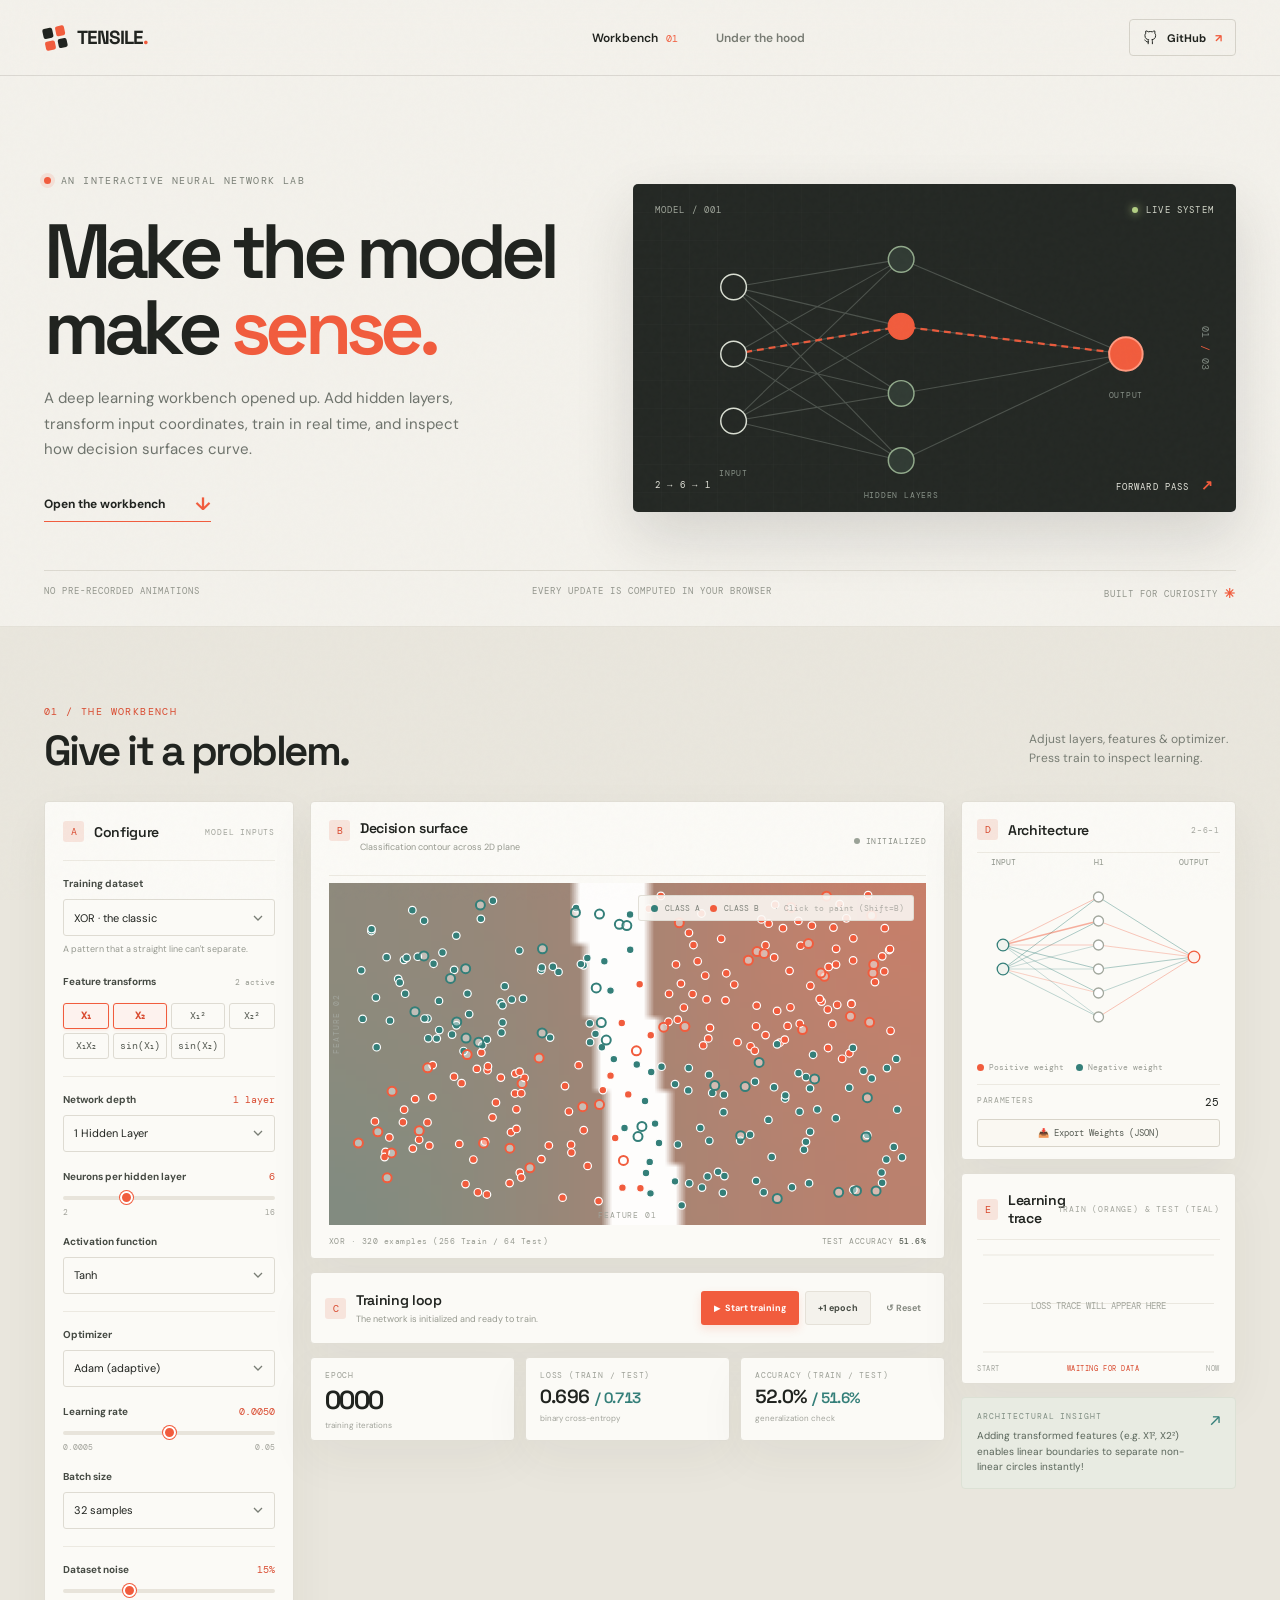
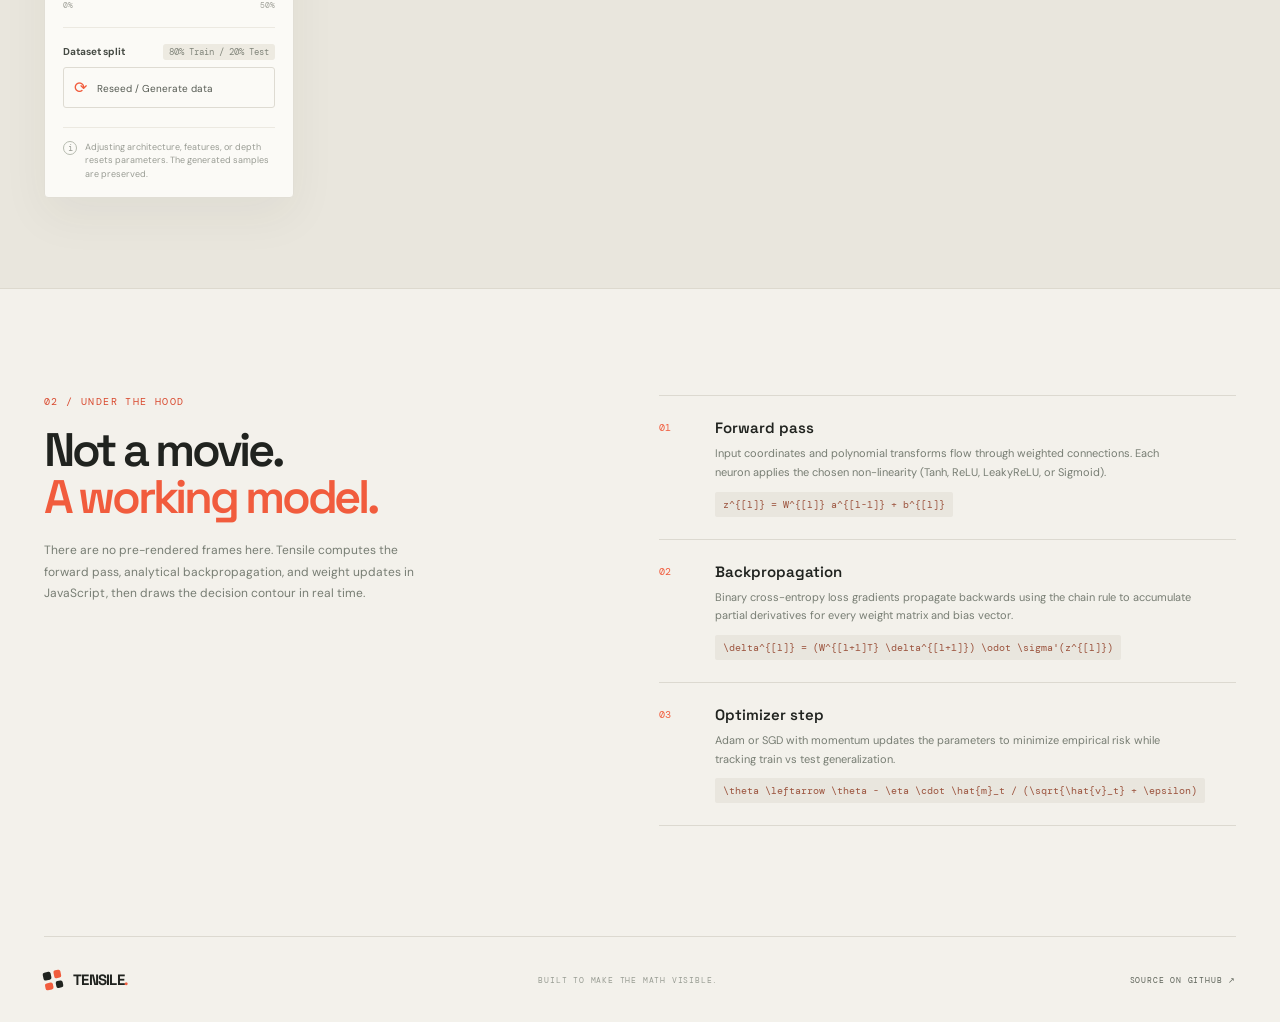
<file: index.html>
<!doctype html>
<html lang="en">
<head>
  <meta charset="utf-8">
  <meta name="viewport" content="width=device-width, initial-scale=1">
  <meta name="theme-color" content="#f3f1eb">
  <meta name="description" content="Tensile is an interactive neural network workbench and pure-NumPy autograd engine.">
  <meta property="og:type" content="website">
  <meta property="og:title" content="Tensile — Neural Network Workbench & Autograd Engine">
  <meta property="og:description" content="An open deep learning workbench. Experiment with non-linear datasets, train models, inspect decision boundaries, and study backprop.">
  <meta property="og:image" content="https://tahaenasraoui-debug.github.io/tensile/assets/tensile-banner.jpg">
  <meta name="twitter:card" content="summary_large_image">
  <meta name="twitter:image" content="https://tahaenasraoui-debug.github.io/tensile/assets/tensile-banner.jpg">
  <link rel="icon" type="image/svg+xml" href="./favicon.svg">
  <title>Tensile — Neural Network Workbench</title>
  <link rel="preconnect" href="https://fonts.googleapis.com">
  <link rel="preconnect" href="https://fonts.gstatic.com" crossorigin>
  <link href="https://fonts.googleapis.com/css2?family=DM+Mono:wght@400;500&family=DM+Sans:wght@400;500;600;700&family=Space+Grotesk:wght@400;500;600;700&display=swap" rel="stylesheet">
  <link rel="stylesheet" href="./styles.css">
</head>
<body>
  <div class="grain" aria-hidden="true"></div>
  <header class="site-header">
    <a class="brand" href="#top" aria-label="Tensile home">
      <span class="brand-mark" aria-hidden="true"><i></i><i></i><i></i><i></i></span>
      <span>TENSILE<span class="brand-period">.</span></span>
    </a>
    <nav class="main-nav" aria-label="Main navigation">
      <a class="nav-link active" href="#lab">Workbench <span>01</span></a>
      <a class="nav-link" href="#under-the-hood">Under the hood</a>
    </nav>
    <a class="github-link" href="https://github.com/tahaenasraoui-debug/tensile" target="_blank" rel="noreferrer">
      <svg viewBox="0 0 24 24" aria-hidden="true"><path d="M9 19c-4.3 1.4-4.3-2.5-6-3m12 6v-3.9a3.4 3.4 0 0 0-.9-2.7c3-.3 6.1-1.5 6.1-6.7a5.2 5.2 0 0 0-1.4-3.6 4.8 4.8 0 0 0-.1-3.6s-1.2-.4-3.7 1.4a12.8 12.8 0 0 0-6.7 0C5.8 1.1 4.6 1.5 4.6 1.5a4.8 4.8 0 0 0-.1 3.6 5.2 5.2 0 0 0-1.4 3.6c0 5.2 3.1 6.4 6.1 6.7a3.4 3.4 0 0 0-.9 2.7V22"/></svg>
      <span>GitHub</span><span class="arrow">↗</span>
    </a>
  </header>

  <main id="top">
    <section class="hero wrap">
      <div class="hero-copy">
        <div class="eyebrow"><span class="eyebrow-dot"></span> AN INTERACTIVE NEURAL NETWORK LAB</div>
        <h1>Make the model<br>make <em>sense.</em></h1>
        <p class="hero-description">A deep learning workbench opened up. Add hidden layers, transform input coordinates, train in real time, and inspect how decision surfaces curve.</p>
        <a class="hero-cta" href="#lab">Open the workbench <span>↓</span></a>
      </div>
      <div class="hero-visual" aria-label="Illustration of a neural network connecting input, hidden and output layers">
        <div class="visual-topline"><span>MODEL / 001</span><span class="live-indicator"><i></i> LIVE SYSTEM</span></div>
        <svg class="hero-network" viewBox="0 0 560 280" role="img" aria-label="A three-layer neural network diagram">
          <g class="net-lines">
            <path d="M76 72 L246 44 M76 72 L246 112 M76 72 L246 180 M76 72 L246 248 M76 140 L246 44 M76 140 L246 112 M76 140 L246 180 M76 140 L246 248 M76 208 L246 44 M76 208 L246 112 M76 208 L246 180 M76 208 L246 248 M246 44 L474 140 M246 112 L474 140 M246 180 L474 140 M246 248 L474 140"/>
            <path class="net-highlight" d="M76 140 L246 112 L474 140"/>
          </g>
          <g class="net-input"><circle cx="76" cy="72" r="13"/><circle cx="76" cy="140" r="13"/><circle cx="76" cy="208" r="13"/></g>
          <g class="net-hidden"><circle cx="246" cy="44" r="13"/><circle cx="246" cy="112" r="13"/><circle cx="246" cy="180" r="13"/><circle cx="246" cy="248" r="13"/></g>
          <g class="net-output"><circle cx="474" cy="140" r="17"/></g>
          <g class="net-labels"><text x="76" y="264">INPUT</text><text x="246" y="286">HIDDEN LAYERS</text><text x="474" y="185">OUTPUT</text></g>
        </svg>
        <div class="visual-foot"><span id="hero-arch-meta">2 → 6 → 1</span><span>FORWARD PASS <b>↗</b></span></div>
        <div class="visual-index">01<span>/</span>03</div>
      </div>
      <div class="hero-bottomline"><span>NO PRE-RECORDED ANIMATIONS</span><span>EVERY UPDATE IS COMPUTED IN YOUR BROWSER</span><span>BUILT FOR CURIOSITY <b>✳</b></span></div>
    </section>

    <section class="workbench-section" id="lab">
      <div class="section-heading wrap">
        <div><div class="eyebrow section-kicker">01 / THE WORKBENCH</div><h2>Give it a problem.</h2></div>
        <p>Adjust layers, features & optimizer.<br>Press train to inspect learning.</p>
      </div>

      <div class="workbench wrap">
        <aside class="controls-panel panel">
          <div class="panel-heading"><div><span class="panel-number">A</span><h3>Configure</h3></div><span class="tiny-label">MODEL INPUTS</span></div>

          <div class="control-group">
            <label for="dataset">Training dataset</label>
            <select id="dataset">
              <option value="xor">XOR · the classic</option>
              <option value="moons">Two moons</option>
              <option value="circles">Concentric circles</option>
              <option value="spiral">Double spiral</option>
            </select>
            <p class="control-hint" id="dataset-hint">A pattern that a straight line can't separate.</p>
          </div>

          <!-- Feature Transformations -->
          <div class="control-group">
            <div class="label-row"><label>Feature transforms</label><span class="static-value" id="features-count">2 active</span></div>
            <div class="feature-grid" id="feature-toggles">
              <button type="button" class="feature-pill active" data-feature="x1" title="Feature X1">X₁</button>
              <button type="button" class="feature-pill active" data-feature="x2" title="Feature X2">X₂</button>
              <button type="button" class="feature-pill" data-feature="x1_sq" title="Square of X1">X₁²</button>
              <button type="button" class="feature-pill" data-feature="x2_sq" title="Square of X2">X₂²</button>
              <button type="button" class="feature-pill" data-feature="x1_x2" title="Interaction X1 * X2">X₁X₂</button>
              <button type="button" class="feature-pill" data-feature="sin_x1" title="Sine of X1">sin(X₁)</button>
              <button type="button" class="feature-pill" data-feature="sin_x2" title="Sine of X2">sin(X₂)</button>
            </div>
          </div>

          <div class="control-divider"></div>

          <!-- Multi-Layer Depth -->
          <div class="control-group">
            <div class="label-row"><label for="depth">Network depth</label><output id="depth-value">1 layer</output></div>
            <select id="depth">
              <option value="1">1 Hidden Layer</option>
              <option value="2">2 Hidden Layers</option>
              <option value="3">3 Hidden Layers</option>
            </select>
          </div>

          <div class="control-group">
            <div class="label-row"><label for="hidden">Neurons per hidden layer</label><output id="hidden-value">6</output></div>
            <input id="hidden" type="range" min="2" max="16" value="6" step="1">
            <div class="range-labels"><span>2</span><span>16</span></div>
          </div>

          <div class="control-group">
            <label for="activation">Activation function</label>
            <select id="activation">
              <option value="tanh">Tanh</option>
              <option value="relu">ReLU</option>
              <option value="leaky_relu">LeakyReLU</option>
              <option value="sigmoid">Sigmoid</option>
            </select>
          </div>

          <div class="control-divider"></div>

          <div class="control-group">
            <label for="optimizer">Optimizer</label>
            <select id="optimizer">
              <option value="adam">Adam (adaptive)</option>
              <option value="sgd">SGD + Momentum</option>
            </select>
          </div>

          <div class="control-group">
            <div class="label-row"><label for="learning-rate">Learning rate</label><output id="lr-value">0.0050</output></div>
            <input id="learning-rate" type="range" min="0" max="100" value="50" step="1">
            <div class="range-labels"><span>0.0005</span><span>0.05</span></div>
          </div>

          <div class="control-group">
            <label for="batch-size">Batch size</label>
            <select id="batch-size">
              <option value="16">16 samples</option>
              <option value="32" selected>32 samples</option>
              <option value="64">64 samples</option>
              <option value="128">128 samples</option>
              <option value="320">Full batch</option>
            </select>
          </div>

          <div class="control-divider"></div>

          <div class="control-group data-group">
            <div class="label-row"><label for="noise">Dataset noise</label><output id="noise-value">15%</output></div>
            <input id="noise" type="range" min="0" max="50" value="15" step="5">
            <div class="range-labels"><span>0%</span><span>50%</span></div>
          </div>

          <div class="control-divider"></div>

          <div class="control-group data-group">
            <div class="label-row"><label>Dataset split</label><span class="split-badge">80% Train / 20% Test</span></div>
            <button class="regenerate-button" id="regenerate"><span>⟳</span> Reseed / Generate data</button>
          </div>

          <div class="control-note"><span class="note-icon">i</span><span>Adjusting architecture, features, or depth resets parameters. The generated samples are preserved.</span></div>
        </aside>

        <div class="main-lab-column">
          <section class="surface-panel panel">
            <div class="panel-heading surface-heading">
              <div><span class="panel-number">B</span><div><h3>Decision surface</h3><p class="panel-subtitle">Classification contour across 2D plane</p></div></div>
              <span class="training-status" id="status"><i></i> INITIALIZED</span>
            </div>
            <div class="surface-canvas-wrap">
              <canvas id="surface" aria-label="Live decision boundary showing the neural network classification"></canvas>
              <div class="canvas-axis axis-y">FEATURE 02</div>
              <div class="canvas-axis axis-x">FEATURE 01</div>
              <div class="canvas-probe" id="canvas-probe" style="display: none;"></div>
              <div class="surface-overlay">
                <span class="overlay-key key-a"></span> CLASS A
                <span class="overlay-key key-b"></span> CLASS B
                <span style="margin-left: 8px; opacity: 0.6;">· Click to paint (Shift=B)</span>
              </div>
            </div>
            <div class="surface-footer">
              <span id="surface-caption">XOR · 320 examples (256 Train / 64 Test)</span>
              <span>TEST ACCURACY <b id="confidence">—</b></span>
            </div>
          </section>

          <section class="training-bar panel">
            <div class="training-copy">
              <span class="panel-number">C</span>
              <div><h3>Training loop</h3><p id="training-message">The network is initialized and ready to train.</p></div>
            </div>
            <div class="training-actions">
              <button class="button button-primary" id="train"><span class="play-icon">▶</span><span id="train-label">Start training</span></button>
              <button class="button button-secondary" id="step" title="Train for one epoch">+1 epoch</button>
              <button class="button button-quiet" id="reset" title="Reset model weights">↺ Reset</button>
            </div>
          </section>

          <div class="metrics-grid">
            <div class="metric-card panel">
              <span class="metric-label">EPOCH</span>
              <strong id="epoch">0000</strong>
              <span class="metric-foot">training iterations</span>
            </div>
            <div class="metric-card panel">
              <span class="metric-label">LOSS (TRAIN / TEST)</span>
              <strong class="dual-val" id="loss">0.693 <em>/ 0.693</em></strong>
              <span class="metric-foot">binary cross-entropy</span>
            </div>
            <div class="metric-card panel">
              <span class="metric-label">ACCURACY (TRAIN / TEST)</span>
              <strong class="dual-val" id="accuracy">50.0% <em>/ 50.0%</em></strong>
              <span class="metric-foot">generalization check</span>
            </div>
          </div>
        </div>

        <aside class="inspector-column">
          <section class="network-panel panel">
            <div class="panel-heading">
              <div><span class="panel-number">D</span><h3>Architecture</h3></div>
              <span class="tiny-label" id="architecture-label">2–6–1</span>
            </div>
            <canvas id="network" aria-label="Diagram of neural network layers and connection weights"></canvas>
            <div class="network-legend">
              <span><i class="legend-positive"></i> Positive weight</span>
              <span><i class="legend-negative"></i> Negative weight</span>
            </div>
            <div class="architecture-meta">
              <span>PARAMETERS</span>
              <strong id="parameters">25</strong>
            </div>
            <button type="button" class="export-button" id="export-weights">📥 Export Weights (JSON)</button>
          </section>

          <section class="loss-panel panel">
            <div class="panel-heading">
              <div><span class="panel-number">E</span><h3>Learning trace</h3></div>
              <span class="tiny-label">TRAIN (ORANGE) & TEST (TEAL)</span>
            </div>
            <canvas id="loss-chart" aria-label="Chart of train and test loss over epochs"></canvas>
            <div class="chart-footer">
              <span>START</span>
              <span id="chart-current">WAITING FOR DATA</span>
              <span>NOW</span>
            </div>
          </section>

          <div class="insight-card">
            <div class="insight-symbol">↗</div>
            <p class="insight-label">ARCHITECTURAL INSIGHT</p>
            <p id="insight-text">Adding transformed features (e.g. X1², X2²) enables linear boundaries to separate non-linear circles instantly!</p>
          </div>
        </aside>
      </div>
    </section>

    <section class="under-hood wrap" id="under-the-hood">
      <div class="under-intro">
        <div class="eyebrow section-kicker">02 / UNDER THE HOOD</div>
        <h2>Not a movie.<br><em>A working model.</em></h2>
        <p>There are no pre-rendered frames here. Tensile computes the forward pass, analytical backpropagation, and weight updates in JavaScript, then draws the decision contour in real time.</p>
      </div>
      <div class="under-steps">
        <article class="under-step">
          <span class="step-index">01</span>
          <div>
            <h3>Forward pass</h3>
            <p>Input coordinates and polynomial transforms flow through weighted connections. Each neuron applies the chosen non-linearity (Tanh, ReLU, LeakyReLU, or Sigmoid).</p>
            <code>z^{[l]} = W^{[l]} a^{[l-1]} + b^{[l]}</code>
          </div>
        </article>
        <article class="under-step">
          <span class="step-index">02</span>
          <div>
            <h3>Backpropagation</h3>
            <p>Binary cross-entropy loss gradients propagate backwards using the chain rule to accumulate partial derivatives for every weight matrix and bias vector.</p>
            <code>\delta^{[l]} = (W^{[l+1]T} \delta^{[l+1]}) \odot \sigma'(z^{[l]})</code>
          </div>
        </article>
        <article class="under-step">
          <span class="step-index">03</span>
          <div>
            <h3>Optimizer step</h3>
            <p>Adam or SGD with momentum updates the parameters to minimize empirical risk while tracking train vs test generalization.</p>
            <code>\theta \leftarrow \theta - \eta \cdot \hat{m}_t / (\sqrt{\hat{v}_t} + \epsilon)</code>
          </div>
        </article>
      </div>
    </section>

    <footer class="site-footer wrap">
      <a class="brand footer-brand" href="#top">
        <span class="brand-mark" aria-hidden="true"><i></i><i></i><i></i><i></i></span>
        <span>TENSILE<span class="brand-period">.</span></span>
      </a>
      <span>BUILT TO MAKE THE MATH VISIBLE.</span>
      <a href="https://github.com/tahaenasraoui-debug/tensile" target="_blank" rel="noreferrer">SOURCE ON GITHUB ↗</a>
    </footer>
  </main>

  <script src="./app.js"></script>
</body>
</html>
</file>
<file: styles.css>
:root {
  --paper: #f3f1eb;
  --paper-deep: #e9e6dd;
  --ink: #20231f;
  --muted: #797d75;
  --line: #dcd9d0;
  --white: #fbfaf6;
  --orange: #f15c3d;
  --orange-dark: #d94b30;
  --teal: #347f79;
  --teal-light: #dcebe6;
  --mono: 'DM Mono', 'SFMono-Regular', Consolas, monospace;
  --sans: 'DM Sans', Arial, sans-serif;
  --display: 'Space Grotesk', 'DM Sans', sans-serif;
  --shadow: 0 18px 48px rgba(49, 46, 37, .055);
}
* { box-sizing: border-box; }
html { scroll-behavior: smooth; scroll-padding-top: 86px; }
body { margin: 0; background: var(--paper); color: var(--ink); font-family: var(--sans); -webkit-font-smoothing: antialiased; }
button, input, select { font: inherit; }
a { color: inherit; text-decoration: none; }
.grain { position: fixed; inset: 0; z-index: 20; pointer-events: none; opacity: .13; background-image: url("data:image/svg+xml,%3Csvg viewBox='0 0 180 180' xmlns='http://www.w3.org/2000/svg'%3E%3Cfilter id='n'%3E%3CfeTurbulence type='fractalNoise' baseFrequency='.9' numOctaves='3' stitchTiles='stitch'/%3E%3C/filter%3E%3Crect width='100%25' height='100%25' filter='url(%23n)' opacity='.14'/%3E%3C/svg%3E"); }
.wrap { width: min(1380px, calc(100% - 88px)); margin-inline: auto; }
.site-header { height: 76px; padding: 0 max(44px, calc((100vw - 1380px)/2)); display: flex; align-items: center; justify-content: space-between; border-bottom: 1px solid rgba(32,35,31,.12); background: rgba(243,241,235,.92); position: sticky; top: 0; z-index: 15; backdrop-filter: blur(16px); }
.brand { display: inline-flex; align-items: center; gap: 11px; font-family: var(--display); font-size: 19px; font-weight: 700; letter-spacing: -.055em; }
.brand-period { color: var(--orange); }
.brand-mark { width: 22px; height: 22px; display: grid; grid-template-columns: 1fr 1fr; gap: 3px; transform: rotate(-12deg); }
.brand-mark i { display: block; background: var(--ink); border-radius: 2px; }
.brand-mark i:nth-child(2), .brand-mark i:nth-child(3) { background: var(--orange); }
.main-nav { display: flex; align-items: center; gap: 38px; margin-left: 120px; }
.nav-link { font-size: 12px; color: #777b73; font-weight: 600; transition: color .2s; }
.nav-link:hover, .nav-link.active { color: var(--ink); }
.nav-link span { font: 10px var(--mono); color: var(--orange); margin-left: 5px; }
.github-link { display: flex; align-items: center; gap: 9px; border: 1px solid #d5d2c9; border-radius: 4px; padding: 10px 13px; font-size: 11px; font-weight: 700; transition: background .2s, border .2s; }
.github-link:hover { background: white; border-color: #aaa69c; }
.github-link svg { width: 15px; height: 15px; fill: none; stroke: currentColor; stroke-width: 1.6; stroke-linecap: round; stroke-linejoin: round; }
.github-link .arrow { color: var(--orange); }
.hero { min-height: 550px; padding-top: 78px; position: relative; display: grid; grid-template-columns: .94fr 1.06fr; align-items: center; column-gap: 4.5%; padding-bottom: 84px; }
.eyebrow { font: 10px var(--mono); letter-spacing: .14em; color: #7b8077; display: flex; align-items: center; gap: 10px; }
.eyebrow-dot { width: 7px; height: 7px; border-radius: 50%; background: var(--orange); box-shadow: 0 0 0 4px rgba(241,92,61,.12); }
.hero h1 { margin: 26px 0 21px; font: 600 clamp(55px, 6vw, 82px)/.99 var(--display); letter-spacing: -.075em; }
.hero h1 em, .under-intro h2 em { color: var(--orange); font-style: normal; }
.hero-description { max-width: 420px; font-size: 15px; line-height: 1.7; color: #6e736c; margin: 0 0 29px; }
.hero-cta { display: inline-flex; gap: 30px; align-items: center; border-bottom: 1px solid var(--orange); padding: 0 0 9px; font-size: 12px; font-weight: 700; }
.hero-cta span { color: var(--orange); font-size: 18px; line-height: 12px; transition: transform .2s; }
.hero-cta:hover span { transform: translateY(4px); }
.hero-visual { background: #242824; height: 328px; border-radius: 5px; position: relative; color: #f1f0e8; padding: 20px 22px; overflow: hidden; box-shadow: 0 25px 60px rgba(34,38,32,.14); }
.hero-visual:before { content: ''; position: absolute; inset: 0; opacity: .14; background-image: linear-gradient(rgba(255,255,255,.13) 1px, transparent 1px), linear-gradient(90deg, rgba(255,255,255,.13) 1px, transparent 1px); background-size: 28px 28px; mask-image: linear-gradient(90deg, black, transparent 92%); }
.visual-topline, .visual-foot { position: relative; z-index: 2; display: flex; align-items: center; justify-content: space-between; font: 9px var(--mono); letter-spacing: .13em; color: #a0a69b; }
.live-indicator { color: #d4d8cb; display: flex; align-items: center; gap: 8px; }
.live-indicator i { width: 6px; height: 6px; background: #b3ce83; border-radius: 100%; box-shadow: 0 0 9px #b3ce83; }
.hero-network { position: absolute; inset: 32px 8px 20px; width: calc(100% - 16px); height: calc(100% - 52px); overflow: visible; }
.net-lines path { fill: none; stroke: #788078; stroke-width: 1.1; opacity: .48; }
.net-lines .net-highlight { stroke: var(--orange); stroke-width: 2.3; opacity: .95; stroke-dasharray: 7 5; animation: dash 7s linear infinite; }
@keyframes dash { to { stroke-dashoffset: -100; } }
.net-input circle { fill: #242824; stroke: #d9ded2; stroke-width: 1.5; }
.net-hidden circle { fill: #313b34; stroke: #91a98b; stroke-width: 1.5; }
.net-hidden circle:nth-child(2) { fill: var(--orange); stroke: var(--orange); }
.net-output circle { fill: var(--orange); stroke: #ff997f; stroke-width: 2; }
.net-labels text { fill: #879087; font: 8px var(--mono); letter-spacing: .1em; text-anchor: middle; }
.visual-foot { position: absolute; bottom: 18px; left: 22px; right: 22px; color: #e5e5dc; }
.visual-foot b { color: var(--orange); font-size: 14px; padding-left: 5px; }
.visual-index { position: absolute; right: 24px; top: 50%; transform: translateY(-50%); writing-mode: vertical-rl; font: 10px var(--mono); color: #7e877f; }
.visual-index span { color: var(--orange); padding: 7px 0; }
.hero-bottomline { grid-column: 1 / -1; position: absolute; bottom: 24px; left: 0; right: 0; display: flex; justify-content: space-between; border-top: 1px solid var(--line); padding-top: 14px; font: 9px var(--mono); letter-spacing: .11em; color: #92958c; }
.hero-bottomline b { color: var(--orange); font-size: 13px; vertical-align: -1px; }
.workbench-section { background: var(--paper-deep); padding: 78px 0 90px; border-top: 1px solid #e4e1d8; border-bottom: 1px solid #ddd9ce; }
.section-heading { display: flex; align-items: flex-end; justify-content: space-between; margin-bottom: 30px; }
.section-kicker { color: var(--orange-dark); }
.section-heading h2 { font: 600 42px/.98 var(--display); letter-spacing: -.06em; margin: 12px 0 0; }
.section-heading > p { font-size: 12px; line-height: 1.65; color: #787d74; margin: 0 8px 2px 0; }
.workbench { display: grid; grid-template-columns: 250px minmax(0, 1fr) 275px; gap: 16px; align-items: start; }
.panel { background: var(--white); border: 1px solid #e1ded5; border-radius: 4px; box-shadow: var(--shadow); }
.controls-panel { padding: 19px 18px 16px; }
.panel-heading { display: flex; align-items: center; justify-content: space-between; gap: 8px; padding-bottom: 18px; border-bottom: 1px solid #ece9e1; }
.panel-heading > div { display: flex; align-items: center; gap: 10px; min-width: 0; }
.panel-heading h3, .training-copy h3 { margin: 0; font: 600 14px var(--display); letter-spacing: -.025em; }
.panel-number { flex: 0 0 auto; width: 21px; height: 21px; display: inline-grid; place-items: center; background: #f7e4dc; color: var(--orange-dark); border-radius: 3px; font: 10px var(--mono); }
.tiny-label { font: 8px var(--mono); letter-spacing: .1em; color: #a3a59d; white-space: nowrap; }
.control-group { padding: 16px 0 2px; }
.control-group label { display: block; font-size: 10px; font-weight: 700; margin-bottom: 9px; color: #454a43; }
.control-group select { width: 100%; height: 37px; padding: 0 30px 0 10px; border: 1px solid #dedbd2; background: #fbfaf6; border-radius: 3px; color: var(--ink); font-size: 11px; outline: none; appearance: none; background-image: url("data:image/svg+xml,%3Csvg width='10' height='6' viewBox='0 0 10 6' xmlns='http://www.w3.org/2000/svg'%3E%3Cpath d='m1 1 4 4 4-4' fill='none' stroke='%23797d75' stroke-width='1.3'/%3E%3C/svg%3E"); background-repeat: no-repeat; background-position: right 11px center; }
.control-group select:focus, button:focus-visible, a:focus-visible, input:focus-visible { outline: 2px solid var(--orange); outline-offset: 3px; }
.control-hint { margin: 7px 0 0; color: #969990; font-size: 9px; line-height: 1.5; }
.control-divider { height: 1px; background: #ece9e1; margin-top: 15px; }
.label-row { display: flex; justify-content: space-between; align-items: baseline; }
.label-row label { margin-bottom: 9px; }
.label-row output { font: 10px var(--mono); color: var(--orange-dark); }
input[type=range] { appearance: none; width: 100%; height: 4px; border-radius: 5px; background: #e8e4db; display: block; margin: 4px 0 7px; accent-color: var(--orange); cursor: pointer; }
input[type=range]::-webkit-slider-thumb { appearance: none; width: 13px; height: 13px; border-radius: 50%; background: var(--orange); border: 2px solid white; box-shadow: 0 0 0 1px var(--orange); }
input[type=range]::-moz-range-thumb { width: 10px; height: 10px; border-radius: 50%; background: var(--orange); border: 2px solid white; box-shadow: 0 0 0 1px var(--orange); }
.range-labels { display: flex; justify-content: space-between; color: #a2a39b; font: 8px var(--mono); }
.static-value { color: #9b9e95; font: 8px var(--mono); }
.regenerate-button { border: 1px solid #dedbd2; border-radius: 3px; background: transparent; width: 100%; padding: 9px 10px; text-align: left; font-size: 10px; color: #565b53; cursor: pointer; transition: background .2s; }
.regenerate-button:hover { background: #f5f1e9; }
.regenerate-button span { color: var(--orange); font-size: 16px; vertical-align: -1px; padding-right: 7px; }
.control-note { border-top: 1px solid #ece9e1; display: flex; gap: 8px; margin-top: 17px; padding-top: 13px; color: #999c94; font-size: 9px; line-height: 1.5; }
.note-icon { flex: 0 0 14px; height: 14px; border: 1px solid #b6baaf; border-radius: 50%; text-align: center; font: 9px/13px var(--mono); }
.main-lab-column { min-width: 0; display: flex; flex-direction: column; gap: 13px; }
.surface-panel { padding: 17px 18px 12px; }
.surface-heading { padding-bottom: 13px; }
.surface-heading > div { align-items: flex-start; }
.surface-heading .panel-number { margin-top: 1px; }
.panel-subtitle { color: #96998f; font-size: 9px; margin-top: 4px; }
.training-status { display: inline-flex; align-items: center; gap: 6px; font: 8px var(--mono); letter-spacing: .06em; color: #8c9188; white-space: nowrap; }
.training-status i { width: 6px; height: 6px; background: #9aa297; border-radius: 50%; }
.training-status.running { color: var(--orange-dark); }
.training-status.running i { background: var(--orange); box-shadow: 0 0 0 3px rgba(241,92,61,.13); animation: pulse 1s infinite; }
@keyframes pulse { 50% { box-shadow: 0 0 0 6px rgba(241,92,61,0); } }
.surface-canvas-wrap { height: 342px; position: relative; margin-top: 7px; background: #f5f4ee; overflow: hidden; }
#surface { display: block; width: 100%; height: 100%; }
.canvas-axis { position: absolute; color: #a0a39a; font: 8px var(--mono); letter-spacing: .12em; pointer-events: none; }
.axis-y { left: 7px; top: 50%; transform: translateY(-50%) rotate(-90deg); transform-origin: left center; }
.axis-x { left: 50%; bottom: 5px; transform: translateX(-50%); }
.surface-overlay { display: flex; gap: 7px; align-items: center; position: absolute; top: 12px; right: 12px; padding: 7px 9px; background: rgba(251,250,246,.88); border: 1px solid rgba(220,217,208,.8); border-radius: 3px; color: #7f837b; font: 8px var(--mono); }
.overlay-key { width: 7px; height: 7px; border-radius: 50%; margin-left: 3px; }
.key-a { background: var(--teal); }.key-b { background: var(--orange); }
.surface-footer { display: flex; justify-content: space-between; gap: 10px; padding-top: 11px; color: #979a91; font: 8px var(--mono); letter-spacing: .06em; }
.surface-footer b { color: #565d53; font-weight: 500; }
.training-bar { min-height: 72px; padding: 12px 14px; display: flex; align-items: center; justify-content: space-between; gap: 12px; }
.training-copy { display: flex; align-items: center; gap: 10px; min-width: 0; }
.training-copy > div { min-width: 0; }
.training-copy p { color: #96998f; font-size: 9px; margin: 4px 0 0; }
.training-actions { display: flex; align-items: center; gap: 6px; flex-shrink: 0; }
.button { border: 1px solid transparent; border-radius: 3px; padding: 10px 12px; font-size: 9px; font-weight: 700; cursor: pointer; transition: transform .15s, background .15s, border .15s; }
.button:active { transform: translateY(1px); }
.button-primary { background: var(--orange); color: white; box-shadow: 0 4px 10px rgba(241,92,61,.16); }
.button-primary:hover { background: var(--orange-dark); }
.button-secondary { background: #f4f2ec; color: #454a42; border-color: #e5e1d8; }
.button-secondary:hover, .button-quiet:hover { background: #eae7de; }
.button-quiet { background: transparent; color: #858981; padding-inline: 8px; }
.play-icon { font-size: 8px; margin-right: 5px; }
.metrics-grid { display: grid; grid-template-columns: repeat(3, 1fr); gap: 10px; }
.metric-card { padding: 12px 14px 10px; min-width: 0; }
.metric-label { font: 8px var(--mono); letter-spacing: .1em; color: #9da097; display: block; margin-bottom: 7px; }
.metric-card strong { display: block; font: 600 26px/1 var(--display); letter-spacing: -.06em; font-variant-numeric: tabular-nums; }
.metric-card strong span { color: var(--orange); font-size: 15px; margin-left: 2px; }
.metric-foot { display: block; color: #a1a39b; font-size: 8px; margin-top: 7px; white-space: nowrap; }
.inspector-column { display: flex; flex-direction: column; gap: 13px; min-width: 0; }
.network-panel { padding: 17px 15px 12px; }
.network-panel .panel-heading, .loss-panel .panel-heading { padding-bottom: 12px; }
#network { display: block; width: 100%; height: 208px; }
.network-legend { display: flex; gap: 12px; font: 8px var(--mono); color: #9a9d95; padding: 1px 0 12px; }
.network-legend span { display: flex; align-items: center; gap: 5px; }
.network-legend i { width: 7px; height: 7px; border-radius: 50%; display: inline-block; }
.legend-positive { background: var(--orange); }.legend-negative { background: var(--teal); }
.architecture-meta { border-top: 1px solid #ece9e1; padding-top: 10px; display: flex; justify-content: space-between; color: #a0a39a; font: 8px var(--mono); letter-spacing: .08em; }
.architecture-meta strong { color: var(--ink); font: 11px var(--mono); }
.loss-panel { padding: 17px 15px 10px; }
#loss-chart { width: 100%; height: 117px; display: block; margin-top: 7px; }
.chart-footer { display: flex; justify-content: space-between; color: #a4a69f; font: 7px var(--mono); letter-spacing: .08em; }
.chart-footer span:nth-child(2) { color: var(--orange-dark); }
.insight-card { background: #e8ebe2; border: 1px solid #dce1d5; border-radius: 4px; padding: 13px 15px; position: relative; }
.insight-symbol { color: var(--teal); font: 18px var(--display); position: absolute; right: 14px; top: 9px; }
.insight-label { margin: 0 0 7px; color: #829085; font: 8px var(--mono); letter-spacing: .12em; }
.insight-card p:last-child { margin: 0; color: #59655a; font-size: 10px; line-height: 1.55; max-width: 210px; }
.under-hood { display: grid; grid-template-columns: .9fr 1.1fr; gap: 12%; padding-top: 106px; padding-bottom: 110px; }
.under-intro h2 { font: 600 47px/.99 var(--display); letter-spacing: -.07em; margin: 19px 0 20px; }
.under-intro > p { max-width: 390px; font-size: 12px; line-height: 1.8; color: #777d73; }
.under-steps { border-top: 1px solid var(--line); }
.under-step { display: grid; grid-template-columns: 43px 1fr; gap: 13px; padding: 22px 0; border-bottom: 1px solid var(--line); }
.step-index { color: var(--orange); font: 10px var(--mono); padding-top: 3px; }
.under-step h3 { margin: 0 0 7px; font: 600 15px var(--display); }
.under-step p { max-width: 480px; margin: 0 0 10px; color: #777d73; font-size: 11px; line-height: 1.7; }
.under-step code { display: inline-block; padding: 6px 8px; background: #e9e6de; border-radius: 2px; color: #9c543e; font: 10px var(--mono); }
.site-footer { min-height: 86px; border-top: 1px solid var(--line); display: flex; align-items: center; justify-content: space-between; color: #999d94; font: 8px var(--mono); letter-spacing: .1em; }
.footer-brand { color: var(--ink); font: 700 15px var(--display); letter-spacing: -.05em; }
.footer-brand .brand-mark { width: 18px; height: 18px; }
.site-footer > a:last-child { color: #5d6359; transition: color .2s; }
.site-footer > a:last-child:hover { color: var(--orange); }
@media (max-width: 1180px) {
  .workbench { grid-template-columns: 225px minmax(0, 1fr); }
  .inspector-column { grid-column: 2; display: grid; grid-template-columns: 1fr 1fr; }
  .insight-card { grid-column: 1 / -1; }
  .network-panel, .loss-panel { min-width: 0; }
  #network { height: 190px; }
}
@media (max-width: 800px) {
  .wrap { width: min(100% - 40px, 620px); }
  .site-header { height: 66px; padding: 0 20px; }
  .main-nav { margin-left: 0; gap: 18px; }
  .nav-link { font-size: 10px; }
  .github-link { padding: 8px; }.github-link span:not(.arrow) { display: none; }
  .hero { grid-template-columns: 1fr; padding-top: 64px; padding-bottom: 84px; gap: 38px; }
  .hero h1 { font-size: clamp(56px, 12vw, 76px); }
  .hero-visual { height: 280px; }
  .hero-bottomline { font-size: 7px; }
  .hero-bottomline span:nth-child(2) { display: none; }
  .workbench-section { padding: 62px 0 70px; }
  .section-heading h2 { font-size: 36px; }
  .workbench { grid-template-columns: 1fr; }
  .controls-panel { display: grid; grid-template-columns: 1fr 1fr; gap: 0 18px; }
  .controls-panel .panel-heading, .control-note, .control-divider { grid-column: 1 / -1; }
  .controls-panel .control-divider { display: none; }
  .controls-panel .control-group { padding-top: 13px; }
  .inspector-column { grid-column: 1; }
  .under-hood { grid-template-columns: 1fr; gap: 40px; padding-top: 75px; padding-bottom: 75px; }
  .under-intro h2 { font-size: 42px; }
}
@media (max-width: 520px) {
  .wrap { width: calc(100% - 28px); }
  .site-header { padding: 0 14px; }
  .brand { font-size: 17px; }
  .main-nav { gap: 12px; }
  .nav-link { font-size: 9px; }
  .nav-link span { display: none; }
  .hero { padding-top: 52px; }
  .hero h1 { font-size: 54px; }
  .hero-description { font-size: 13px; }
  .hero-visual { height: 235px; padding: 16px; }
  .visual-foot { left: 16px; right: 16px; bottom: 14px; }
  .hero-bottomline { bottom: 20px; font-size: 6px; letter-spacing: .06em; }
  .section-heading { align-items: flex-start; flex-direction: column; gap: 12px; }
  .section-heading h2 { font-size: 34px; }
  .section-heading > p br { display: none; }
  .controls-panel { grid-template-columns: 1fr; }
  .surface-panel { padding: 13px 10px 10px; }
  .surface-canvas-wrap { height: 285px; }
  .surface-overlay { top: 8px; right: 7px; font-size: 7px; }
  .surface-footer { font-size: 7px; }
  .training-bar { align-items: flex-start; flex-direction: column; }
  .training-actions { width: 100%; }
  .training-actions .button-primary { flex: 1; }
  .metrics-grid { gap: 6px; }
  .metric-card { padding: 10px 8px; }
  .metric-card strong { font-size: 22px; }
  .metric-foot { font-size: 7px; }
  .inspector-column { grid-template-columns: 1fr; }
  .insight-card { grid-column: auto; }
  .site-footer { gap: 12px; flex-wrap: wrap; padding: 18px 0; }
  .site-footer > span { display: none; }
}
.feature-grid { display: grid; grid-template-columns: repeat(4, 1fr); gap: 4px; margin-top: 6px; }
.feature-pill { display: flex; align-items: center; justify-content: center; height: 26px; border: 1px solid #dedbd2; border-radius: 3px; background: #fbfaf6; font: 10px var(--mono); color: #565b53; cursor: pointer; transition: all .15s; user-select: none; }
.feature-pill:hover { background: #f2eee6; border-color: #cac6bb; }
.feature-pill.active { background: #fdf2ee; border-color: var(--orange); color: var(--orange-dark); font-weight: 600; box-shadow: 0 1px 3px rgba(241,92,61,.12); }
.split-group { display: flex; align-items: center; justify-content: space-between; gap: 8px; margin-top: 5px; }
.split-badge { font: 9px var(--mono); color: #82867c; background: #edeae1; padding: 2px 6px; border-radius: 3px; }
.metric-card strong.dual-val { font-size: 19px; letter-spacing: -.04em; }
.metric-card strong.dual-val em { font-style: normal; color: var(--teal); font-size: 15px; margin-left: 2px; }

.canvas-probe { position: absolute; pointer-events: none; transform: translate(12px, -50%); background: rgba(32, 35, 31, 0.92); color: #fff; font: 9px var(--mono); padding: 4px 8px; border-radius: 3px; z-index: 10; white-space: nowrap; box-shadow: 0 4px 12px rgba(0,0,0,0.2); }
.export-button { width: 100%; margin-top: 10px; padding: 7px 10px; border: 1px solid #d8d4c9; border-radius: 3px; background: #faf8f2; font: 9px var(--mono); color: #5a5f57; cursor: pointer; transition: background .15s, border-color .15s; }
.export-button:hover { background: #f0ede4; border-color: #bbb7ab; color: var(--ink); }

@media (prefers-reduced-motion: reduce) { *, *::before, *::after { scroll-behavior: auto !important; animation-duration: .01ms !important; animation-iteration-count: 1 !important; transition-duration: .01ms !important; } }
</file>
